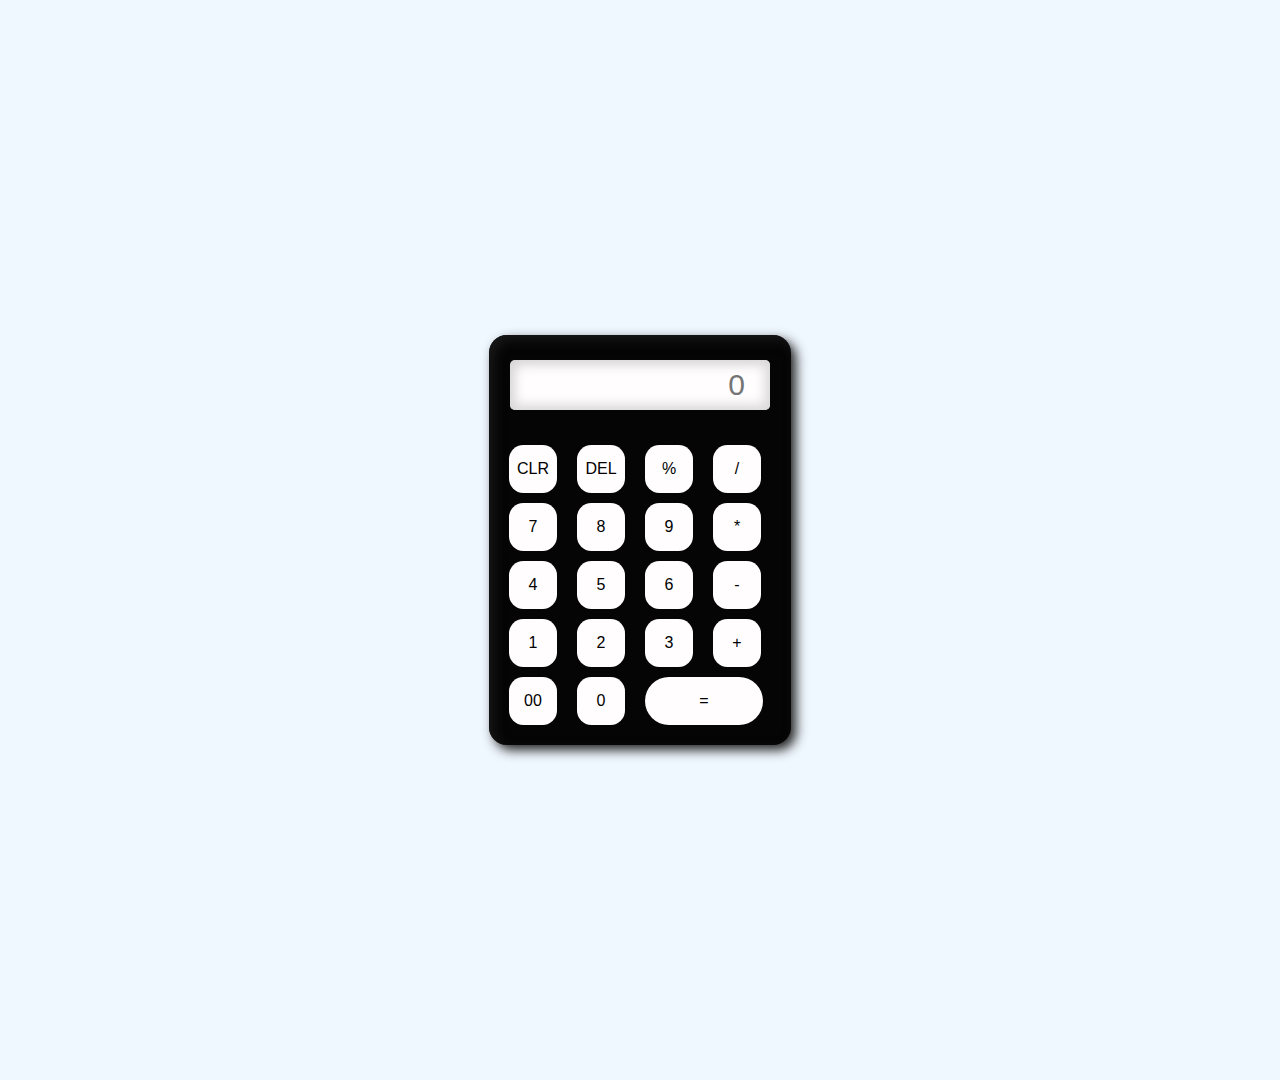
<file: calculator/index.html>
<!DOCTYPE html>
<html lang="en">
<head>
    <meta charset="UTF-8">
    <meta name="viewport" content="width=device-width, initial-scale=1.0">
    <title>CALCULATOR</title>
    <link rel="stylesheet" href="style.css">
</head>
<body>
    <div class="container">
        <div class="calculator">
            <input type="text" placeholder="0" id="output-screen">
            <button onclick="clear()">CLR</button>
            <button onclick="del()">DEL</button>
            <button onclick="display('%')">%</button>
            <button onclick="display('/')">/</button>
            <button onclick="display('7')">7</button>
            <button onclick="display('8')">8</button>
            <button onclick="display('9')">9</button>
            <button onclick="display('*')">*</button>
            <button onclick="display('4')">4</button>
            <button onclick="display('5')">5</button>
            <button onclick="display('6')">6</button>
            <button onclick="display('-')">-</button>
            <button onclick="display('1')">1</button>
            <button onclick="display('2')">2</button>
            <button onclick="display('3')">3</button>
            <button onclick="display('+')">+</button>
            <button onclick="display('00')">00</button>
            <button onclick="display('0')">0</button>
            <button onclick="calculate()" class="equal">=</button>
        </div>
    </div>

    <script>
        let outputscreen=document.getElementById("output-screen");

        function display(num){
            outputscreen.value+=num;
        }
        function calculate(){
            try{
                outputscreen.value=eval(outputscreen.value);

            }
            catch(err){
                alert("Invalid")
            }
        }
        function clear(){
            outputscreen.value= outputscreen.value.slice(0,0);
        }
        function del(){
            outputscreen.value=outputscreen.value.slice(0,-1);
        }
    </script>



</body>
         

</html>
</file>
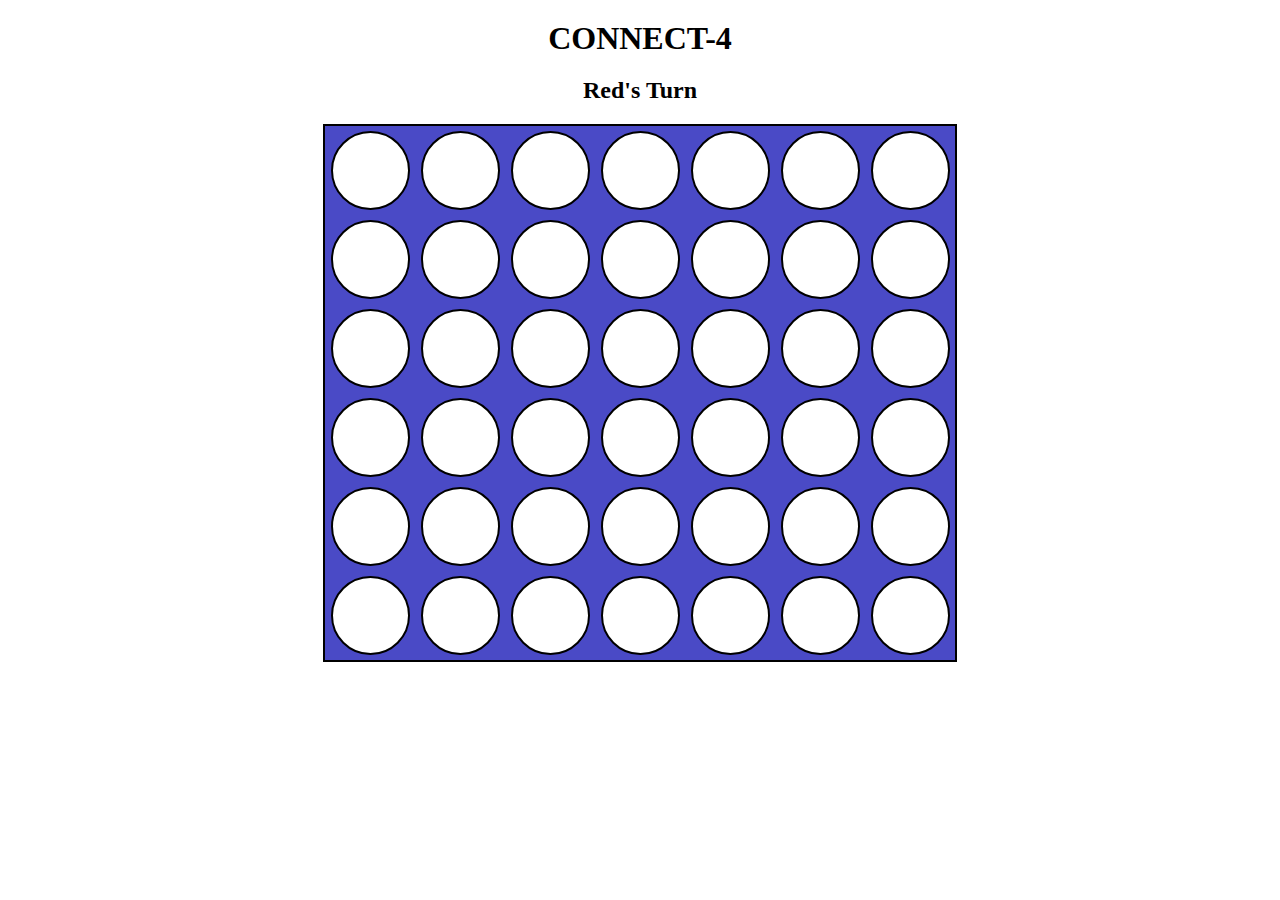
<file: connect4game/index.html>
<!DOCTYPE html>
<html lang="en">

<head>
    <meta charset="UTF-8">
    <meta http-equiv="X-UA-Compatible" content="IE=edge">
    <meta name="viewport" content="width=device-width, initial-scale=1.0">
    <title>Document</title>
    <link rel="stylesheet" href="connect4.css">
</head>

<body>

    <h1>CONNECT-4</h1>
    <h2 id="whosturn">Red's Turn</h2>

    <div class="board">

        <ul class="column" id="c1">
            <p id="c1r6"></p>
            <p id="c1r5"></p>
            <p id="c1r4"></p>
            <p id="c1r3"></p>
            <p id="c1r2"></p>
            <p id="c1r1"></p>
        </ul>
        <ul class="column" id="c2">
            <p id="c2r6"></p>
            <p id="c2r5"></p>
            <p id="c2r4"></p>
            <p id="c2r3"></p>
            <p id="c2r2"></p>
            <p id="c2r1"></p>
        </ul>
        <ul class="column" id="c3">
            <p id="c3r6"></p>
            <p id="c3r5"></p>
            <p id="c3r4"></p>
            <p id="c3r3"></p>
            <p id="c3r2"></p>
            <p id="c3r1"></p>
        </ul>
        <ul class="column" id="c4">
            <p id="c4r6"></p>
            <p id="c4r5"></p>
            <p id="c4r4"></p>
            <p id="c4r3"></p>
            <p id="c4r2"></p>
            <p id="c4r1"></p>
        </ul>
        <ul class="column" id="c5">
            <p id="c5r6"></p>
            <p id="c5r5"></p>
            <p id="c5r4"></p>
            <p id="c5r3"></p>
            <p id="c5r2"></p>
            <p id="c5r1"></p>
        </ul>
        <ul class="column" id="c6">
            <p id="c6r6"></p>
            <p id="c6r5"></p>
            <p id="c6r4"></p>
            <p id="c6r3"></p>
            <p id="c6r2"></p>
            <p id="c6r1"></p>
        </ul>
        <ul class="column" id="c7">
            <p id="c7r6"></p>
            <p id="c7r5"></p>
            <p id="c7r4"></p>
            <p id="c7r3"></p>
            <p id="c7r2"></p>
            <p id="c7r1"></p>
        </ul>


    </div>


</body>
<script src="./connect4.js"></script>

</html>
</file>
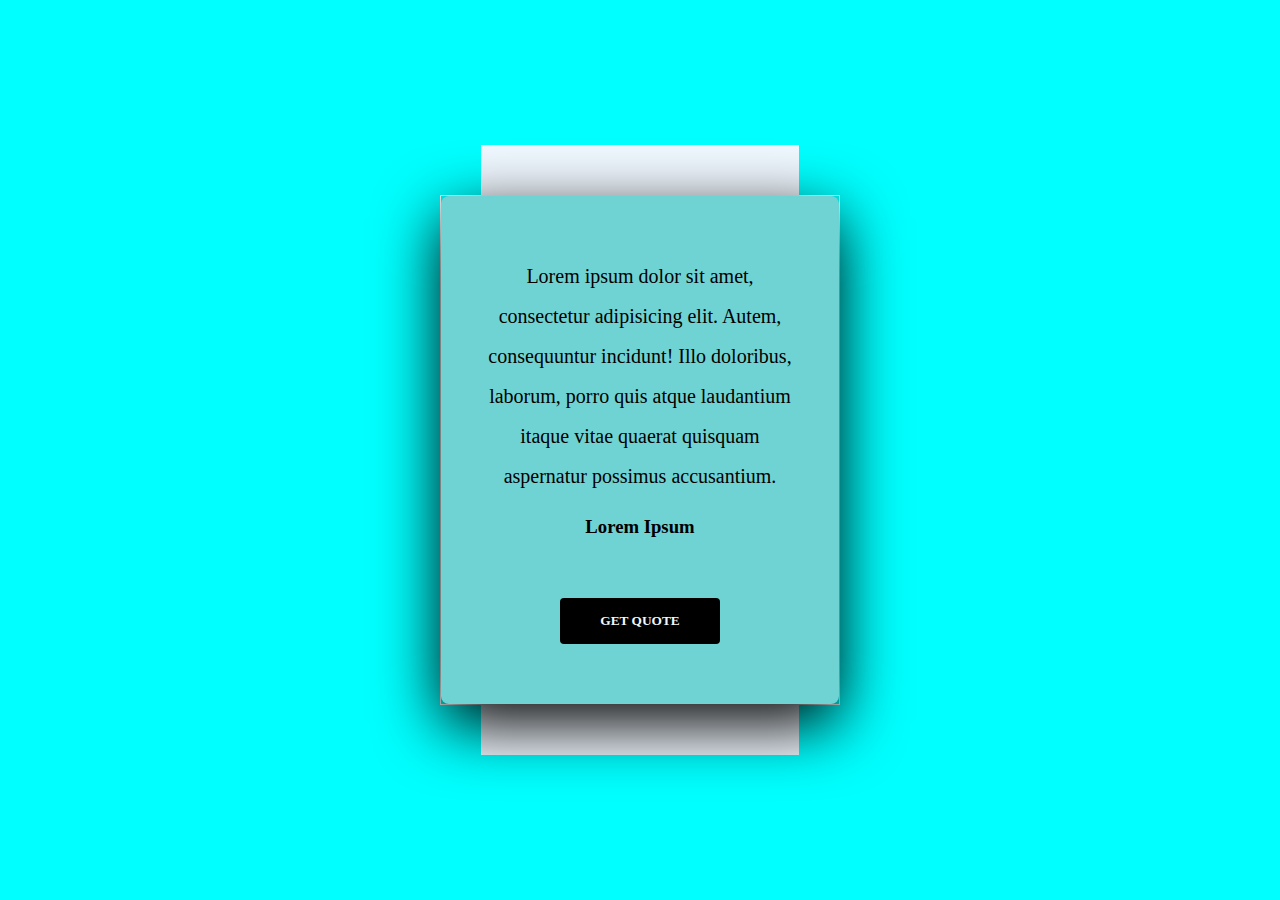
<file: quote generator/index.html>
<!DOCTYPE html>
<html lang="en">
<head>
    <meta charset="UTF-8">
    <meta name="viewport" content="width=device-width, initial-scale=1.0">
    <title>Document</title>
    <link rel="stylesheet" href="style.css">
</head>

<body>
    <div class="wrapper">
        <div class="container">
            <p id="quote">
                Lorem ipsum dolor sit amet, consectetur adipisicing elit. Autem, consequuntur incidunt! Illo doloribus, laborum, porro quis atque laudantium itaque vitae quaerat quisquam aspernatur possimus accusantium.
            </p>
            <h3 id="author">Lorem ipsum </h3>
            <button id="btn">GET QUOTE</button>
        </div>

    </div>
    <script src="script.js"></script>
    
    
</body>
</html>
</file>
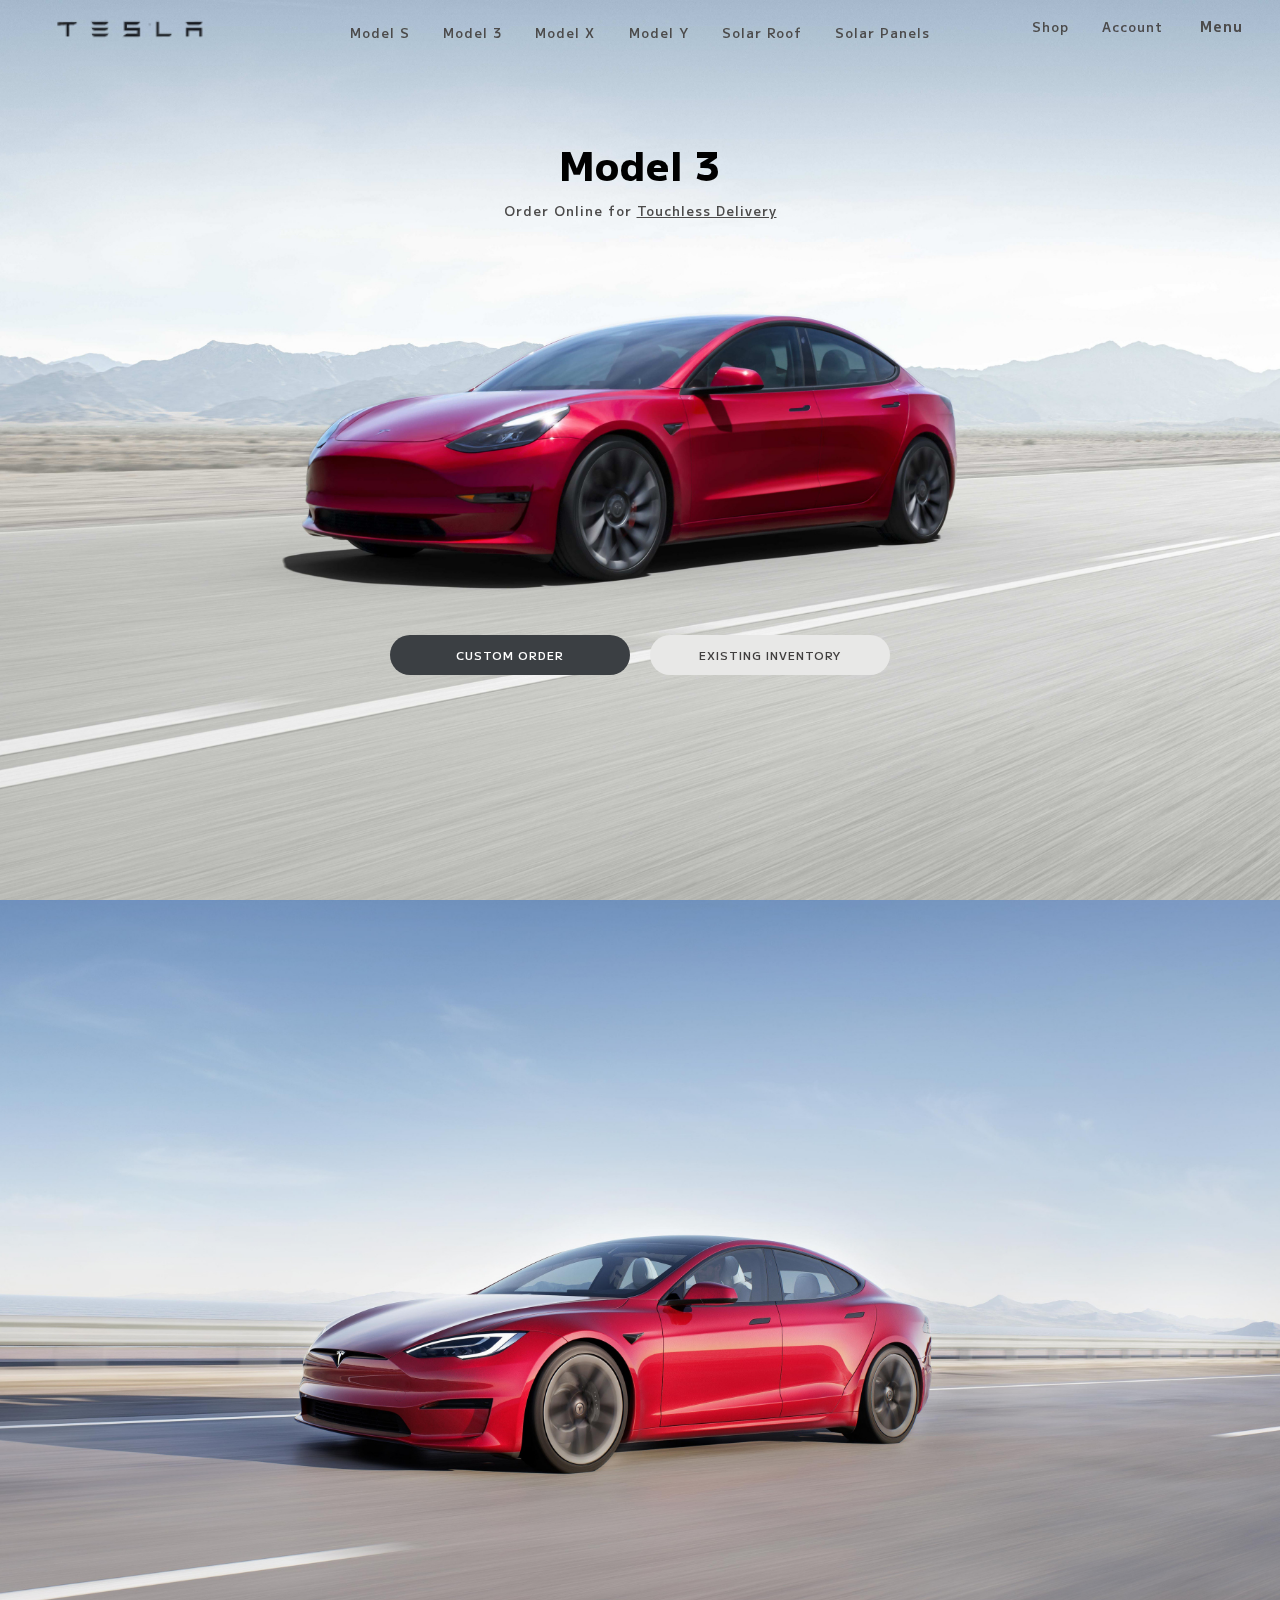
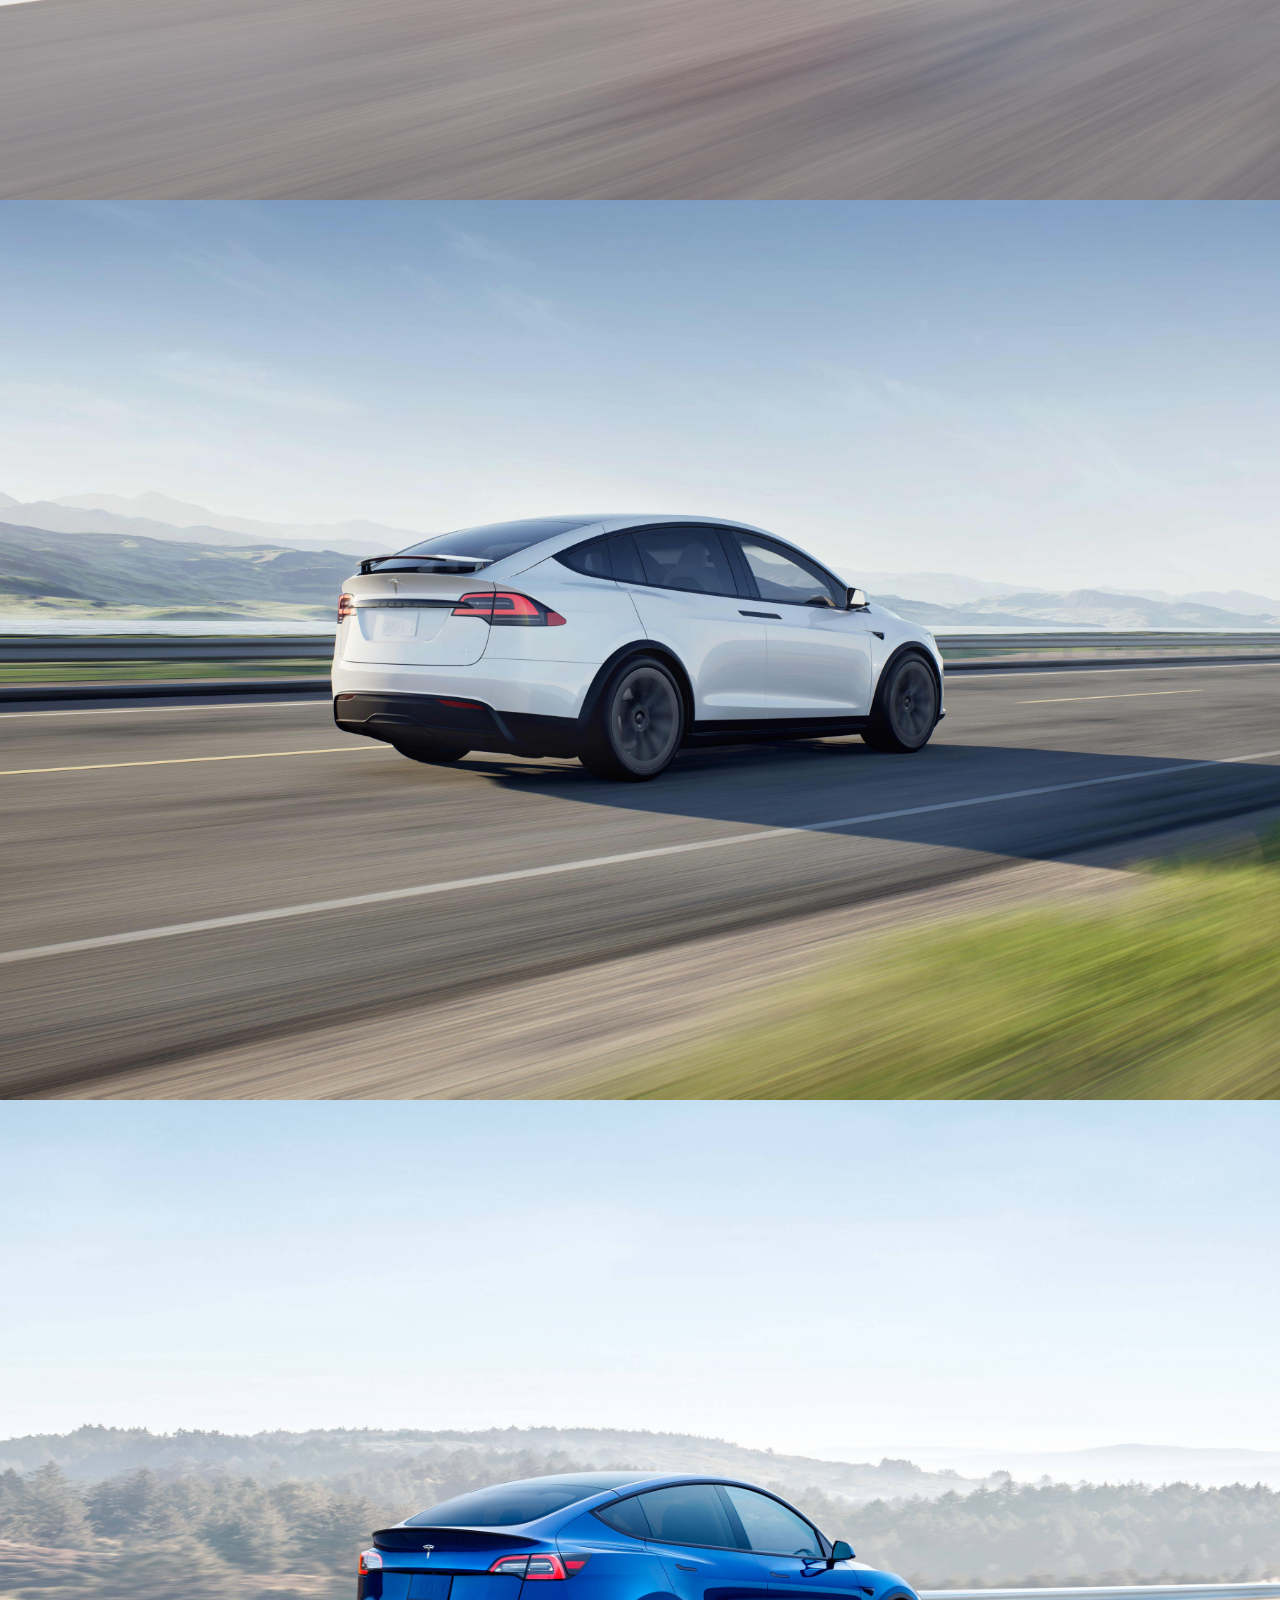
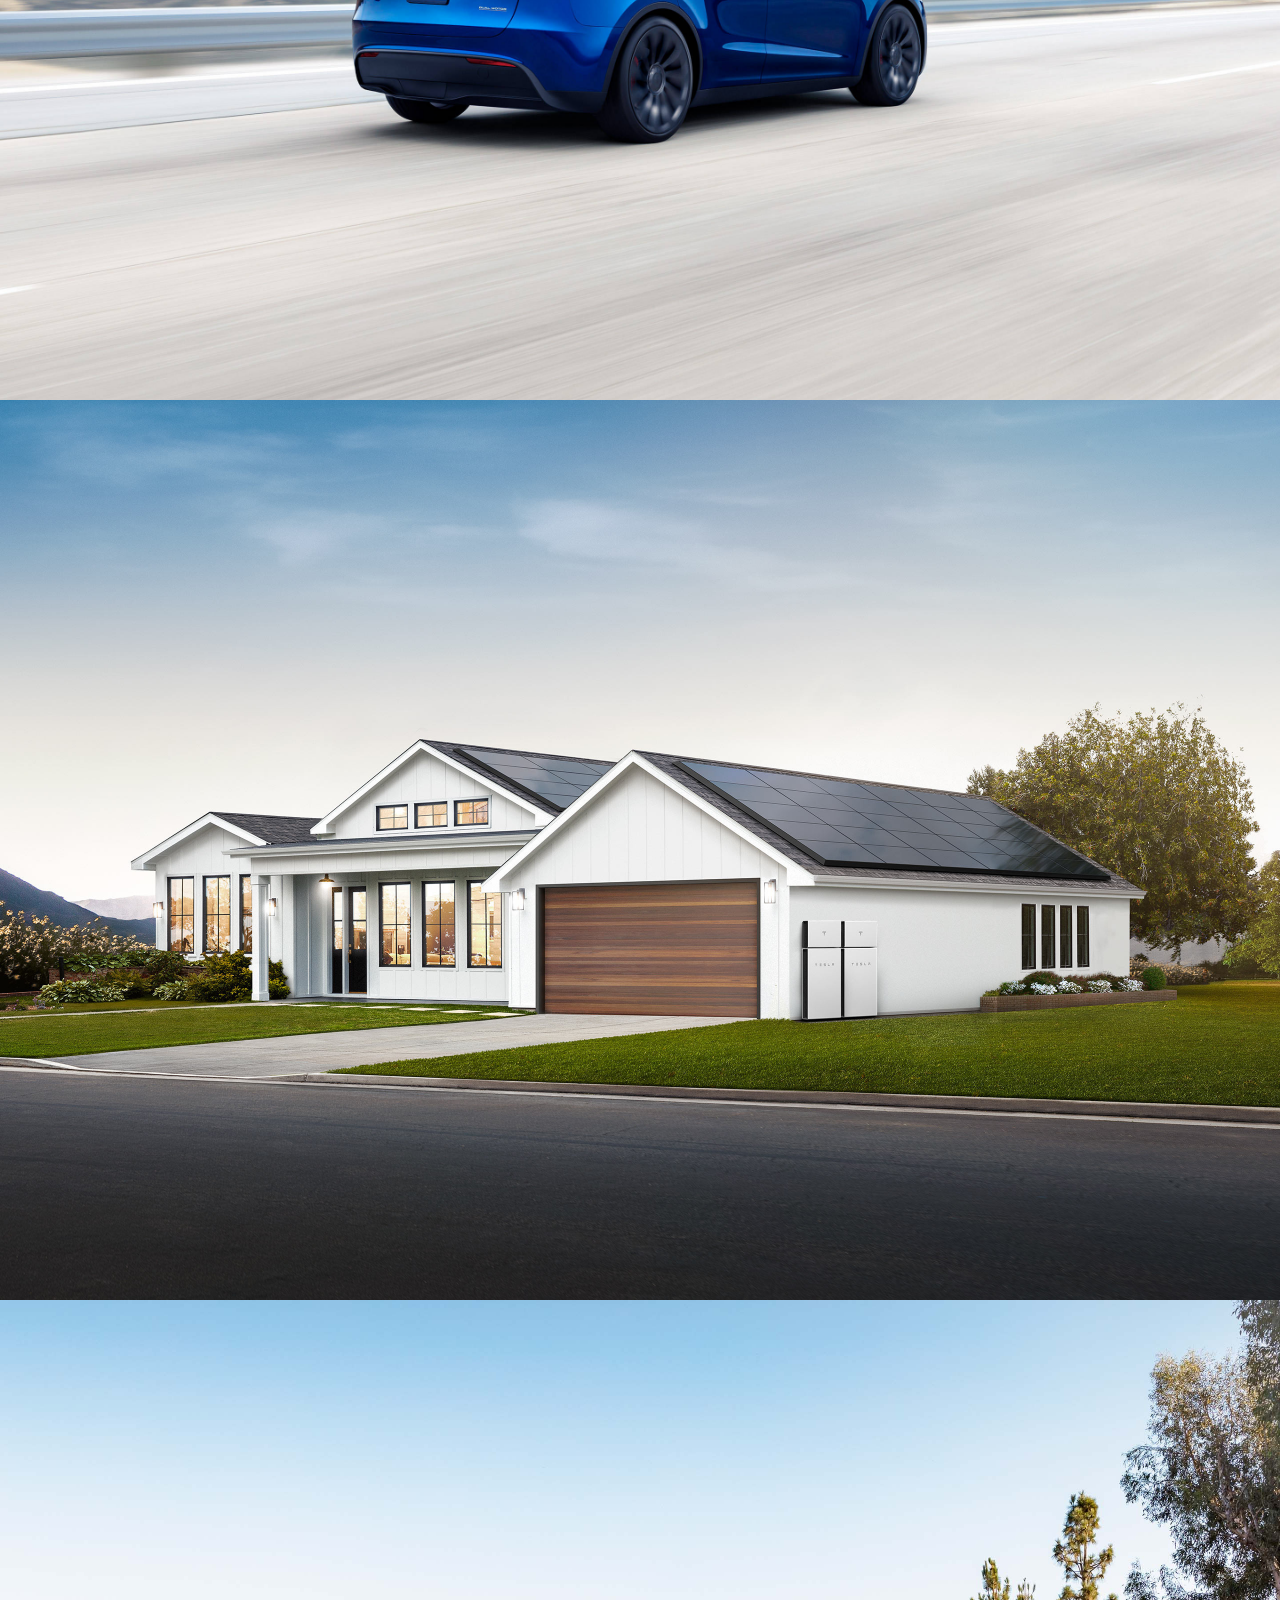
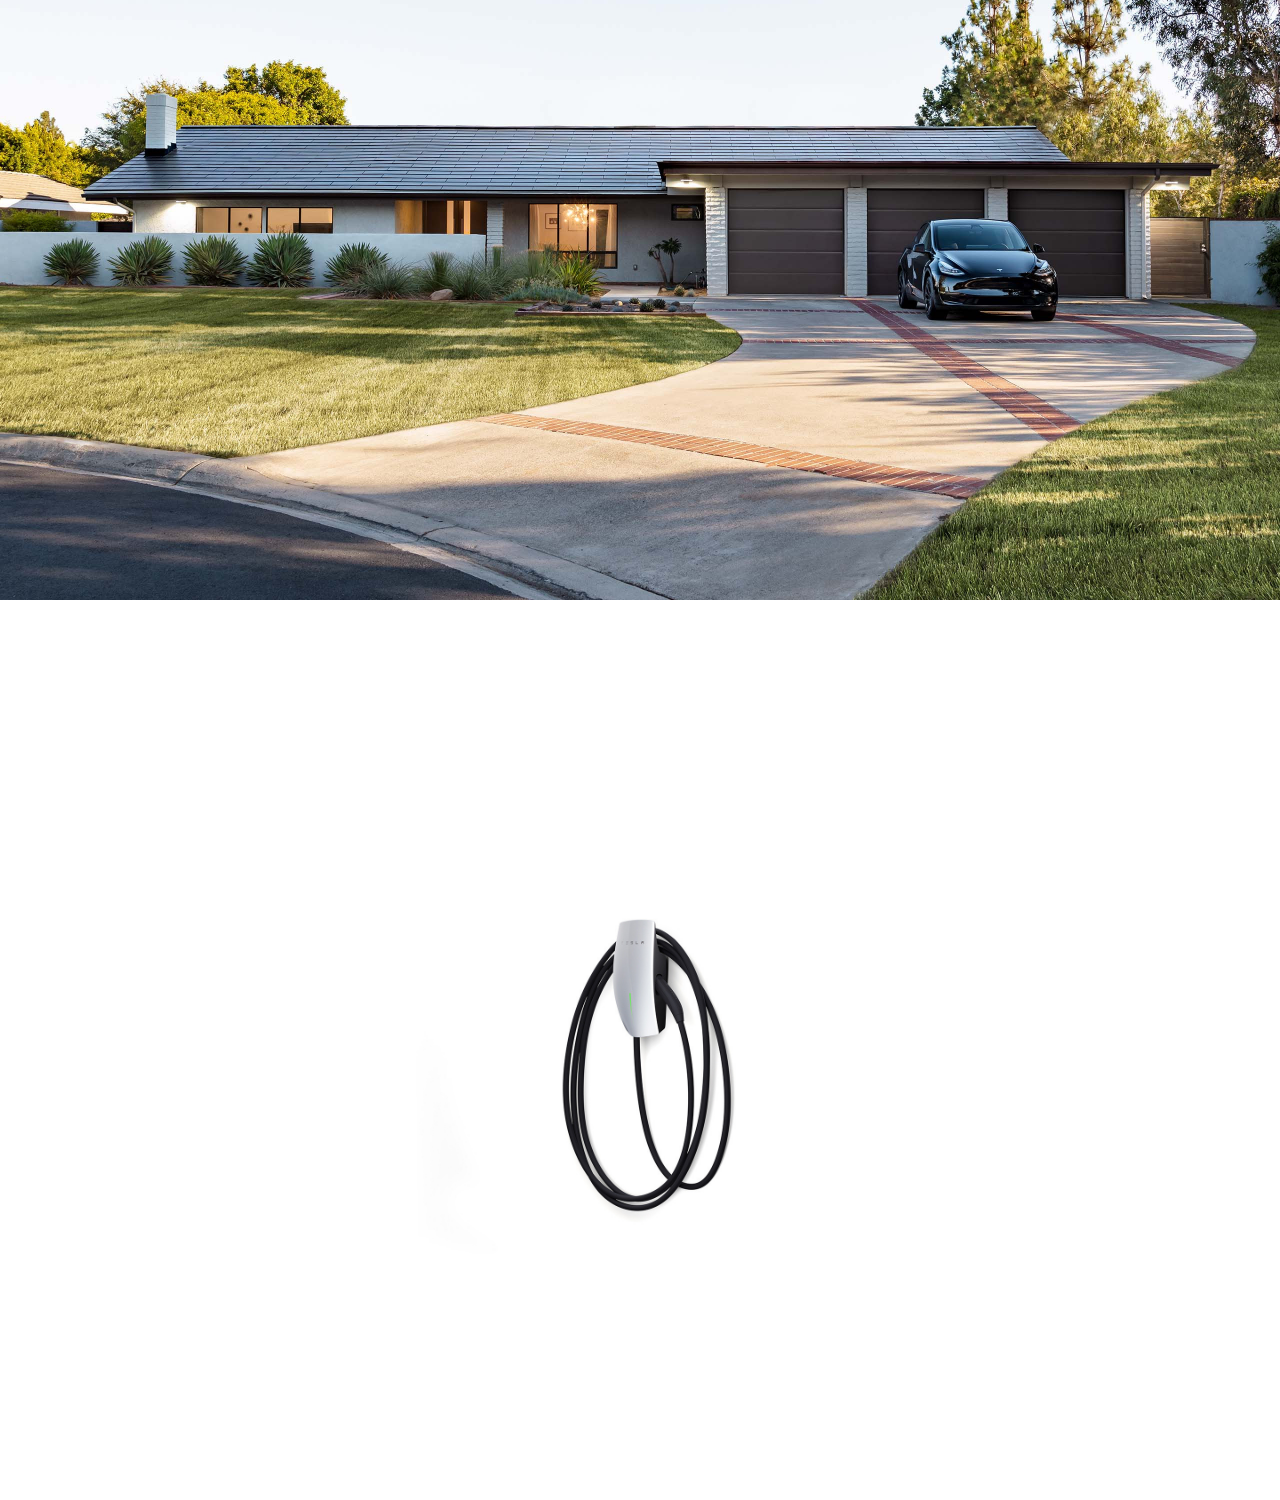
<file: tesla/index.html>
<!DOCTYPE html>
<html lang="en">
  <head>
    <meta charset="UTF-8" />
    <meta http-equiv="X-UA-Compatible" content="IE=edge" />
    <meta name="viewport" content="width=device-width, initial-scale=1.0" />
     <link rel="icon" type="image/x-icon" href="/images/teslafevicon.png">
    <title>Electric Cars, Solar & Clean Energy</title>
    <link rel="stylesheet" href="style.css"></link>
    <link rel="stylesheet" href="https://cdnjs.cloudflare.com/ajax/libs/font-awesome/6.1.1/css/all.min.css" integrity="sha512-KfkfwYDsLkIlwQp6LFnl8zNdLGxu9YAA1QvwINks4PhcElQSvqcyVLLD9aMhXd13uQjoXtEKNosOWaZqXgel0g==" crossorigin="anonymous" referrerpolicy="no-referrer" />
    <link rel="stylesheet" href="https://unpkg.com/aos@next/dist/aos.css" />
    <link rel="stylesheet" href="https://cdnjs.cloudflare.com/ajax/libs/font-awesome/6.1.1/css/all.min.css" integrity="sha512-KfkfwYDsLkIlwQp6LFnl8zNdLGxu9YAA1QvwINks4PhcElQSvqcyVLLD9aMhXd13uQjoXtEKNosOWaZqXgel0g==" crossorigin="anonymous" referrerpolicy="no-referrer" />
  </head>
  <body class="body" >
    <nav class="navbar">
        <div class="logo-container">
            <img src="images/teslaLogo.png" alt="Tesla logo" class="teslaLogo" />
        </div>
        <div class="center-nav-container">
            <ul class="menu-list">
            <li class="nav-list"><a href="#models" >Model S</a></li>
            <li class="nav-list"><a href="#model3" >Model 3</a></li>
            <li class="nav-list"><a href="#modelx" >Model X</a></li>
            <li class="nav-list"><a href="#modely" >Model Y</a></li>
            <li class="nav-list"><a href="#roof" >Solar Roof</a></li>
            <li class="nav-list"><a href="#panels" >Solar Panels</a></li>
            </ul>
        </div>
        <div class="right-nav-container">
            <ul class="menu-list">
                <li class="nav-list hide"><a href="#">Shop</a></li>
                <li class="nav-list hide"><a href="#">Account</a></li>
                <li class="nav-list Menu"><button class="menu-btn">Menu</button> </li>  
            </ul>
        </div>
        
    </nav>
    <div class="menubar">
        <div class="container-cross">
            <i class="fa-solid fa-xmark menu-cross"></i>
        </div>
        <ul>
            <li><a href="#">Model S</a></li>
            <li><a href="#">Model 3  </a></li>
            <li><a href="#">Model X</a></li>
            <li><a href="#">Model y</a></li>
            <li><a href="#">Existing Inventory</a></li>
            <li><a href="#">Used Inventory</a></li>
            <li><a href="#">Trade-In</a></li>
            <li><a href="#">Test-Drive</a></li>
            <li><a href="#">Insurance</a></li>
            <li><a href="#">PowerWall</a></li>
            <li><a href="#">charging</a></li>
            <li><a href="#">Account</a></li>
            <li><a href="#">Shop</a></li>
        </ul>
    </div>
    <div id="fullpage">
    <div style="background-image: url('images/Model3.jpg');" class="model3-container">
        <a name="model3"></a>
        <div class="header-container">
            <h1 class="header" data-aos="fade-up"  data-aos-duration="1000">Model 3</h1>
            <p data-aos="fade-up"  data-aos-delay="200"  data-aos-duration="1000">Order Online for <a href="">Touchless Delivery</a> </p>
           <div class="buttons"  data-aos="fade-up"  data-aos-delay="200"  data-aos-duration="1000">
                <a href="#" class="btn1">CUSTOM ORDER</a>
                <a href="#"  class="btn2">EXISTING INVENTORY</a>
            </div>
            <div class="bottomArrow">
                <a href="#models" ><i class="fa-solid fa-chevron-down down-arrow"></i></a> 
            </div>
        </div>
         
    </div>
    <div style="background-image: url('images/ModelS.jpg');" class="model3-container">
        <a name="models"></a>
       <div class="header-container">
            <h1 class="header" data-aos="fade-up"  data-aos-duration="1000">Model S</h1>
            <p data-aos="fade-up"  data-aos-delay="200" data-aos-duration="1000">Order Online for <a href="">Touchless Delivery</a> </p>
          <div class="buttons"  data-aos="fade-up"  data-aos-delay="200"  data-aos-duration="1000">
                <a href="#" class="btn1">CUSTOM ORDER</a>
                <a href="#"  class="btn2">EXISTING INVENTORY</a>
            </div>
            <div class="bottomArrow">
                <a href="#modelx"><i class="fa-solid fa-chevron-down down-arrow"></i></a> 
            </div>
        </div>
        
    </div> 
    <div style="background-image: url('images/ModelX.jpg');" class="model3-container">
        
         <a name="modelx"></a>
       <div class="header-container">
            <h1 class="header" data-aos="fade-up"  data-aos-duration="1000">Model X</h1>
            <p data-aos="fade-up"  data-aos-delay="200" data-aos-duration="1000">Order Online for <a href="">Touchless Delivery</a> </p>
          <div class="buttons"  data-aos="fade-up"  data-aos-delay="200"  data-aos-duration="1000">
                <a href="#" class="btn1">CUSTOM ORDER</a>
                <a href="#"  class="btn2">EXISTING INVENTORY</a>
          </div>
          <div class="bottomArrow">
                <a href="#modely" style="color: white;" ><i class="fa-solid fa-chevron-down down-arrow"></i></a> 
            </div>
        </div>
    </div>
     <div style="background-image: url('images/ModelY.jpg');" class="model3-container">
        <a name="modely"></a>
        <div class="header-container">
            <h1 class="header" data-aos="fade-up"  data-aos-duration="1000">Model Y</h1>
            <p data-aos="fade-up"  data-aos-delay="200"  data-aos-duration="1000">Order Online for <a href="">Touchless Delivery</a> </p>
         <div class="buttons"  data-aos="fade-up"  data-aos-delay="200"  data-aos-duration="1000">
                <a href="#" class="btn1">CUSTOM ORDER</a>
                <a href="#"  class="btn2">EXISTING INVENTORY</a>
            </div>
            <div class="bottomArrow">
                <a href="#panels"><i class="fa-solid fa-chevron-down down-arrow"></i></a> 
            </div>
        </div>
    </div> 
    <div style="background-image: url('images/SolarPanels.jpg');" class="model3-container">
        <a name="panels"></a>
        <div class="header-container">
            <h1 class="header" data-aos="fade-up" data-aos-duration="1000">Solar Panels</h1>
            <p data-aos="fade-up"  data-aos-delay="200" data-aos-duration="1000">Order Online for <a href="">Touchless Delivery</a> </p>
          <div class="buttons"  data-aos="fade-up"  data-aos-delay="200"  data-aos-duration="1000">
                <a href="#" class="btn1">CUSTOM ORDER</a>
                <a href="#"  class="btn2">EXISTING INVENTORY</a>
            </div>
            <div class="bottomArrow">
                <a href="#roof" style="color: white;"><i class="fa-solid fa-chevron-down down-arrow"></i></a> 
            </div>
        </div>
    </div>
    <div style="background-image: url('images/solarRoof.jpg');" class="model3-container">
        <a name="roof"></a>
     <div class="header-container">
            <h1 class="header" data-aos="fade-up"  data-aos-duration="1000">Solar Roof</h1>
            <p data-aos="fade-up"  data-aos-delay="200" data-aos-duration="1000">Order Online for <a href="">Touchless Delivery</a> </p>
           <div class="buttons"  data-aos="fade-up"  data-aos-delay="200"  data-aos-duration="1000">
                <a href="#" class="btn1">CUSTOM ORDER</a>
                <a href="#"  class="btn2">EXISTING INVENTORY</a>
            </div>
             <div class="bottomArrow">
                <a href="#Accessories" style="color: rgb(5, 0, 0);"><i class="fa-solid fa-chevron-down down-arrow"></i></a> 
            </div>
        </div>
    </div>
    <div style="background-image: url('images/Accessories.jpg');" class="model3-container">
    <div class="header-container">
        <a name="Accessories"></a>
            <h1 data-aos="fade-up" data-aos-duration="1000"class="header">Accessories</h1>
            <p data-aos="fade-up"  data-aos-delay="200" data-aos-duration="1000">Order Online for <a href="">Touchless Delivery</a> </p>
           <div class="buttons" data-aos="fade-up"  data-aos-delay="200"  data-aos-duration="1000">
                <a href="#"   class="btn1">Shop Now</a>
            </div>
        </div>
    </div>
    </div>
    <script src="script.js"></script>
     <script src="https://unpkg.com/aos@next/dist/aos.js"></script>
        <script>
             AOS.init();
        </script>
  </body>
</html>
</file>
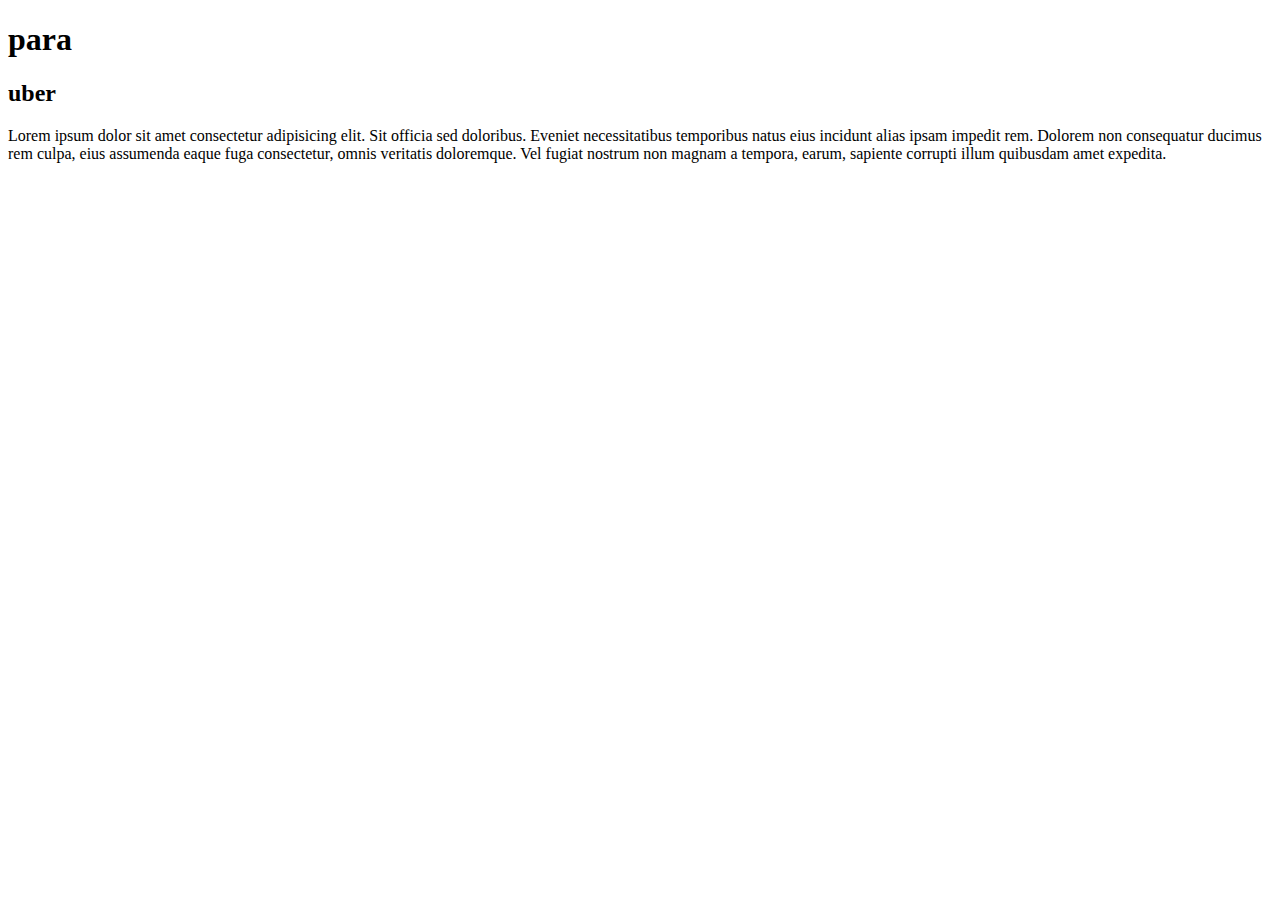
<file: ecommerce/Untitled-1.html>
<!DOCTYPE html>
<html>
<head>
    <meta charset="UTF-8" />
    <title>title</title>
</head>
<link rel="bjk.css" href="stylesheet">

<body>
    <h1>para</h1>
    <h2> uber</h2>
    <p>Lorem ipsum dolor sit amet consectetur adipisicing elit. Sit officia sed doloribus. Eveniet necessitatibus temporibus natus eius incidunt alias ipsam impedit rem. Dolorem non consequatur ducimus rem culpa, eius assumenda eaque fuga consectetur, omnis veritatis doloremque. Vel fugiat nostrum non magnam a tempora, earum, sapiente corrupti illum quibusdam amet expedita.</p>
</body>
</html>
</file>
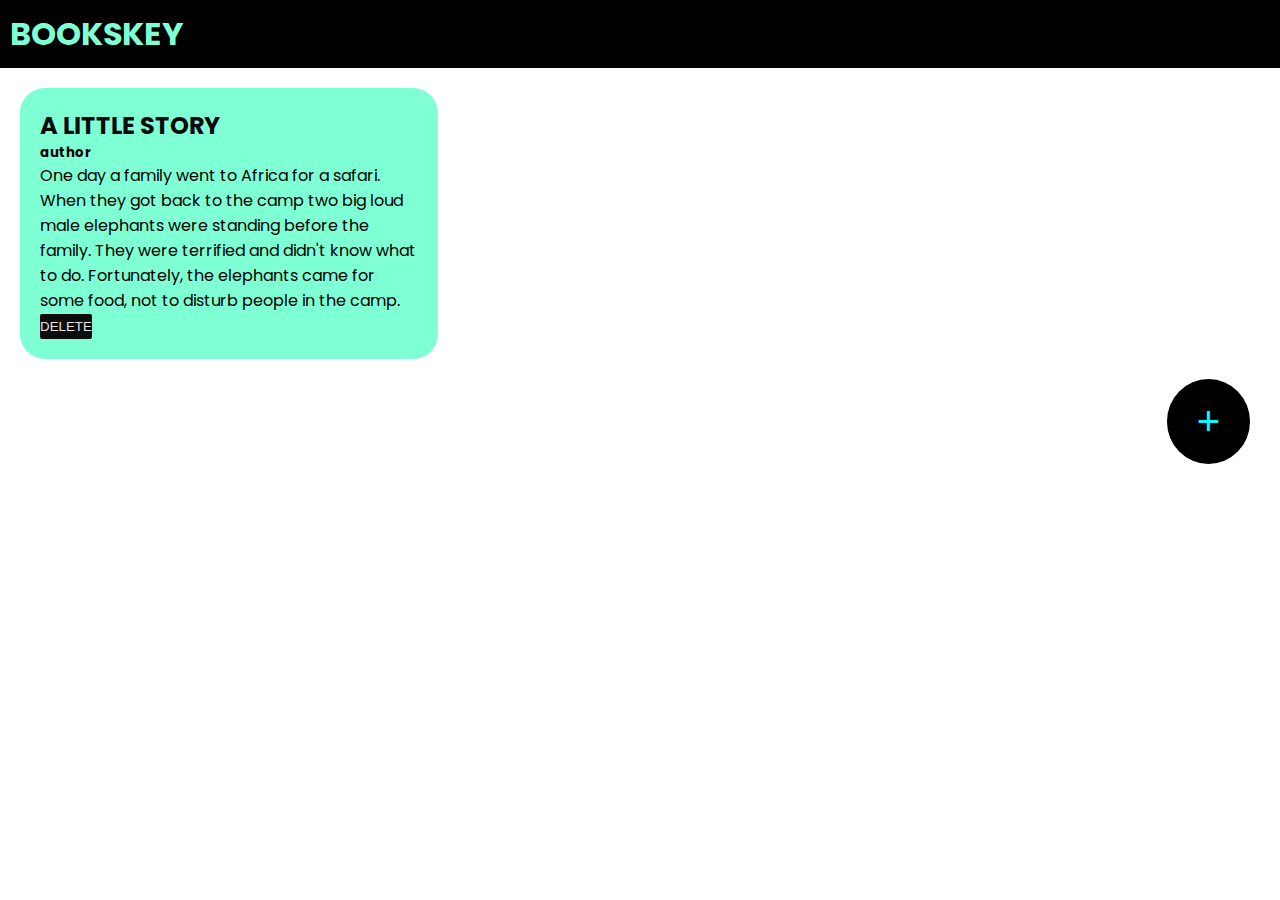
<file: NOTES/index1.html>
<!DOCTYPE html>
<html lang="en">
<head>
    <meta charset="UTF-8">
    <meta name="viewport" content="width=device-width, initial-scale=1.0">
    <title>BOOKSKEY</title>
    <link rel="stylesheet" href="style.css">
    <link rel="preconnect" href="https://fonts.googleapis.com">
<link rel="preconnect" href="https://fonts.gstatic.com" crossorigin>
<link href="https://fonts.googleapis.com/css2?family=Poppins:ital,wght@0,100;0,200;0,300;0,400;0,500;0,600;0,700;0,800;0,900;1,100;1,200;1,300;1,400;1,500;1,600;1,700;1,800;1,900&display=swap" rel="stylesheet">
</head>
<body>
    <div class="navbar">
        <h1>BOOKSKEY</h1>
    </div>
    <div class="container">
        <div class="book-container">
            <h2>A LITTLE STORY</h2>
            <h5>author</h5>
            <p>One day a family went to Africa for a safari. When they got back to the camp two big loud male elephants were standing before the family. They were terrified and didn't know what to do. Fortunately, the elephants came for some food, not to disturb people in the camp.</p>
            <button onclick="deletee(event)">DELETE</button>
        </div>
    </div>
    <div class="popup-overlay"></div>
    <div class="popup-box">
        <h2>addstory</h2>
        <form>
            <input type="text" placeholder="book title" id="book-title-input">
            <input type ="text" placeholder=" book author " id="book-author-input">
            <textarea placeholder="book description" id="book-description-input"></textarea>
            <button id="add-book">ADD</button>
            <button id="cancel-popup">CANCEL</button>

        </form>
    </div>  
    <button class="add-button" id="add-popup-button">+</button>
    <script src="script.js"></script>
</body>
</html>
</file>
<file: calculator/style.css>
*{
    margin: 0;
    padding: 0;
    font-family: sans-serif;
    box-sizing: border-box;
    background-color: aliceblue;
    outline: none;

}
.container{
    
    height:120vh;
    
    display: flex;
    align-items: center;
    justify-content: center;
}
.calculator{
    background: #050505;
    padding:15px;
    border-radius: 18px;
    box-shadow: inset 5px 5px 12px #181818,
                      5px 5px 12px rgb(33, 33, 33);
    display: grid;
    grid-template-columns: repeat(4,68px);
}
input{
   grid-column: span 4;
   height: 50px;
   width:260px;
   background-color: rgb(255, 253, 253);
   box-shadow: inset -5px -5px 12px rgb(219, 217, 217),
               inset  5px 5px 12px rgba(0, 0, 0,.16);
   border:none;
   border-radius: 5px;
   color:rgb(12, 12, 12);
   font-size:30px;
   text-align: end;
   margin: auto;
   margin-top: 10px;
   margin-bottom: 30px;
   padding: 25px; 
}
button{
    height:48px;
    width: 48px;
    background-color: rgb(255, 253, 253);
    box-shadow:  inset -5px -5px -12px  rgb(219,217,217),
                 inset 5px 5px 12px rgba(0, 0, 0,.16);
    border:none;
    border-radius: 30%;
    font-size:16px;
    margin: 5px;
}
.equal{
    width:118px;
    border-radius: 30px;
    background-color: rgb(255, 253, 253);
}
</file>
<file: connect4game/connect4.css>
*{
    margin: 0;
    padding: 0;
}
body{
    display: grid;
    place-items: center;
}

h1{
    text-align: center;
    margin: 20px 0 20px 0;
}
h2{
    text-align: center;
    margin-bottom: 20px;
}

.board{
    display: grid;
    grid-template-columns: repeat(7,1fr);
    border: 2px solid black;
   width: 630px;
   background-color: rgb(74, 74, 198);
    
  
}

ul{
    display: grid;
    place-items: center;
    
}

ul p{
    margin: 5px;
    width: 75px;
    height: 75px;
    border: 2px solid black;
    border-radius: 100px;
    background-color: white;
}

ul:hover{
    cursor: pointer;
    background-color: rgb(98, 136, 238);
}


@media(max-width:700px){
    .board{
        width: 500px;
    }
    ul p{
        width: 55px;
        height: 55px;
        
    }
    
}
@media(max-width:520px){
    .board{
        width: 400px;
    }
    ul p{
        width: 40px;
        height: 40px;
        
    }
    
}
@media(max-width:420px){
    .board{
        width: 320px;
    }
    ul p{
        width: 30px;
        height: 30px;
        
    }
    
}
</file>
<file: quote generator/style.css>
*{
    padding: 0;
    margin: 0;
    box-sizing: border-box;
    font-family: 'Times New Roman', Times, serif;

}
body{
    background-color: aqua;

}
.wrapper{
    width: 400px;
    border: 1px solid white;
    position: absolute;
    transform: translate(-50%,-50%);
    top: 50%;
    left: 50%;
}
.container{
    width: 100%;
    background-color: rgb(112, 211, 211);
    padding: 60px 40px;
    box-shadow: 0 20px 65px;
    position: relative;
    border-radius: 8px;
    text-align: center;
}
.container:after{
    content: "";
    position: absolute;
    width: 80%;
    height: 120%;
    background-color: aliceblue;
    z-index: -1;
    top: -10%;
    left: 10%;
}
.container p{
    color: black;
    line-height: 2;
    font-size: 20px;

}
.container h3{
    color: black;
    margin: 20px 0 60px 0;
    font-weight: 600;
    text-transform: capitalize;
}
.container button{
    background-color: black;
    border: none;
    padding: 15px 40px;
    border-radius: 4px;
    font-weight:  600;
    color: aliceblue;
    cursor: pointer;
}
</file>
<file: tesla/style.css>
/* @import url("https://fonts.googleapis.com/css2?family=Poppins:wght@500;600;700;800&family=Roboto:ital,wght@0,100;0,300;1,100&display=swap"); */

@import url("https://fonts.googleapis.com/css2?family=M+PLUS+1:wght@300;400&family=Poppins:wght@500;600;700;800&family=Roboto:ital,wght@0,100;0,300;1,100&display=swap");

* {
  margin: 0;
  padding: 0;
  box-sizing: border-box;
  font-family: "M PLUS 1", sans-serif;
  
  scroll-behavior: smooth;
  letter-spacing: 1px;
}

:root {
  --font-color: rgb(76, 75, 75);
  --f-weight: 600;
}
.navbar {
  height: 50px;
  width: 100%;
  display: flex;
 
  background-color: none;
  align-items: center;
  position: fixed;
}

.logo-container {
  
  flex: 3;
}
.center-nav-container {
  
  height: 2rem;
  flex: 8;
}
.right-nav-container {
  
  flex: 3;
  margin-right: 0px;
  display: flex;
}
.teslaLogo {
  height: 30px;
  
  margin: 1rem 0 0 3.5rem;
}
.menu-list,
.menu {
  display: flex;
  list-style: none;
  padding: 10px;
  justify-content: center;
  align-items: center;
}
.nav-list {
  margin: 0 0.6rem;
}
.nav-list > a {
  font-weight: var(--f-weight);
  font-size: 0.8rem;
  text-decoration: none;
  width: 2rem;
  font-stretch: expanded;
  color: rgb(76, 75, 75);
  letter-spacing: 1px;
  padding: 6px 7px;
  
}
.nav-list > a:hover {
  background-color: rgba(67, 67, 69, 0.198);
  border-radius: 10px;
}
.menu {
  margin: 0;
}
.right-nav-container > .menu-list > .cross-container > .menu-cross {
  display: none;
}

.menubar {
  position: fixed;
  right: 0;
  top: 0;
  width: 300px;
  height: 100vh;
  background-color: white;
  transform: translateX(100%);
  transition: all 0.3s ease-out;
  opacity: 0;
  visibility: none;
  pointer-events: none;
}



.active {
  transform: translateX(0%);
  opacity: 1;
  visibility: visible;
  pointer-events: auto;
}

.menu-btn {
  padding: 5px;
  background-color: transparent;
  border-radius: 10px;
  width: 4rem;
  border: none;
  font-weight: 700;
  font-size: 0.9rem;
  text-decoration: none;
  font-stretch: expanded;
  color: rgb(76, 75, 75);
  letter-spacing: 1px;
}

.menu-btn:hover {
  background-color: rgba(67, 67, 69, 0.198);
  border-radius: 10px;
}
.container-cross {
  position: fixed;
  right: 0;
  margin: 30px;
  height: 40px;
  width: 40px;
  background-color: rgb(253, 253, 253);
  display: flex;
  align-items: center;
  justify-content: center;
  border-radius: 100%;
  transition: all 0.2s linear;
}

.container-cross:hover {
  background-color: rgba(216, 218, 219, 0.484);
}
.container-cross > .menu-cross {
  font-size: 1.5rem;
  color: rgb(76, 75, 75);
}
.menubar > ul {
  list-style: none;
  margin: 5rem 0 0 2rem;
}
.menubar > ul > li {
  margin-bottom: 0.8rem;
  padding: 0.3rem;
  width: 15rem;
  border-radius: 10px 10px 10px 10px;
  transition: all 0.5s ease-in-out;
}
.menubar > ul > li:hover {
  background-color: rgba(216, 218, 219, 0.484);
}
.menubar > ul > li > a {
  text-decoration: none;
  font-weight: 700;
  font-size: 0.9rem;
  text-decoration: none;
  width: 2rem;
  font-stretch: expanded;
  color: rgb(76, 75, 75);
  letter-spacing: 1px;
}

@media (max-width: 1200px) {
  .center-nav-container,
  .hide {
    display: none;
  }
  .menu-btn {
    background-color: rgba(159, 157, 157, 0.422);
  }
  .right-nav-container {
    justify-content: end;
  }
  .teslaLogo {
    margin: 1rem 0 0 1rem;
  }
}


@media (max-width: 560px) {
  .buttons {
    flex-direction: column;
    justify-content: center;
    align-items: center;
  }
}

.model3-container {
  background-size: cover;
  background-position: center center;
  height: 100vh;
}
.header-container {
  height: 100vh;
  width: 100%;
 
  padding-top: 15vh;
  padding-bottom: 15vh;
  text-align: center;
}
.header-container > .header {
  font-size: 2.5rem;
  font-weight: 800;
  color: black;
  font-family: "M PLUS 1", sans-serif;
  font-stretch: expanded;
}
.header-container > p {
  color: var(--font-color);
  font-weight: 600;
  margin-top: 0.5rem;
  font-size: 0.8rem;
}
.header-container > p > a {
  color: inherit;
}
.header-container .buttons {
  margin-top: 45vh;
}
.buttons {
  display: flex;
  justify-content: center;
}
.buttons a {
  margin: 10px;
  height: 40px;
  width: 15rem;
  border-radius: 2rem;
  text-decoration: none;
  display: flex;
  justify-content: center;
  align-items: center;
}
.btn1 {
  background-color: rgb(59, 63, 67);
  color: white;
  font-weight: 600;
  font-size: 0.7rem;
  /* justify-content: center;
  align-items: center; */
}
.btn2 {
  background-color: #e8e8e7;
  color: rgb(65, 63, 63);
  font-weight: 600;
  font-size: 0.7rem;
}
.bottomArrow {
  display: flex;
  justify-content: center;
  align-items: flex-end;
  padding: 3rem;
  height: 7.5rem;
  /* background-color: aqua; */
  /* height: ; */
}
</file>
<file: NOTES/style.css>
*{
    margin: 0;
    padding: 0;
}
body{
    font-family: "Poppins", sans-serif;
}
.navbar{
    background-color: black;
    padding: 10px;
    color:aquamarine;
}
.container{
    padding: 10px;

}
.book-container{
    
    padding: 20px;
    width: 30%;
    border-radius: 25px;;
    background-color: aquamarine;
    color:black;
    margin: 10px;
    display: inline-block;
}
.book-container h2{
    color: rgb(11, 11, 11);
}
.book-container button{
    background-color: rgb(12, 12, 12);
    padding-top: 5px;
    padding-bottom: 5px;
    border: none;
    border-radius: 2px;
    color: rgb(232, 226, 226);
}
.add-button{
    background-color: black;
    color: aqua;
    border-radius: 100%;
    padding-top: 20px;
    padding-bottom: 20px;
    padding-left: 30px;
    padding-right: 30px;
    font-size: 40px;
    border: none;
    position: fixed;
    right: 30px;
}
.popup-overlay{
    background-color: black;
    opacity: 0.8;
    width:100%;
    height: 100%;
    top:0;
    left:0;
    position: absolute;
    z-index: 1;
    display: none;

}
.popup-box{
    background-color: black;
    color:aqua;
    width: 40%;
    padding:40px;
    border-radius: 20px;
    position: absolute;
    top:20%;
    left:30%;
    z-index: 2;
    display: none;
}
.popup-box input{
    background: transparent;
    border:none;
    color:azure;
    width: 100%;
    margin: 5px;
    padding: 5px;
    font-size: 20px;
    border-bottom: solid rgb(134, 225, 231) 2px;
}
.popup-box textarea{
    background: transparent;
    width: 100%;
    margin: 5px;
    padding: 5px;
    font-size: 20px;
    border: solid rgb(134, 225, 231) 2px;
    color:azure;
}
.popup-box input::placeholder{
    color: azure;

}
.popup-box textarea::placeholder{
    color: azure;
}
.popup-box button{
    background-color: aquamarine;
    color: rgb(5, 6, 6);
    padding-left: 20px;
    padding-right: 20px;
    border:none;
    padding-top: 10px;
    padding-bottom: 10px;
    margin:5px;
}
.popup-box input:focus{
    outline:none;
}
.popup-box textarea:focus{
    outline:none;
}
</file>
